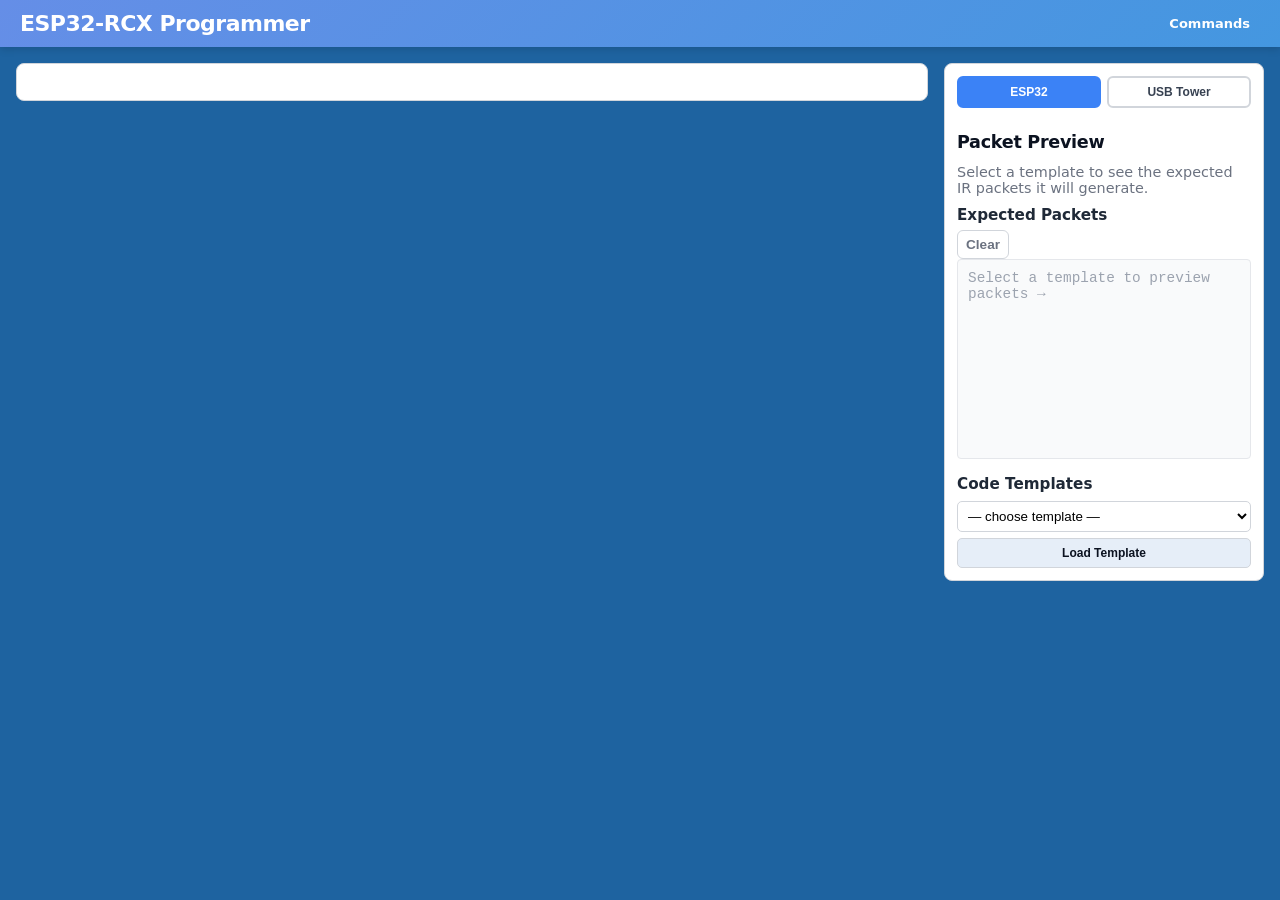
<file: index.html>
<!doctype html>
<html lang="en">
    <head>
        <meta charset="UTF-8" />
        <title>ESP32-RCX Programmer</title>
        <link rel="stylesheet" href="styles.css" />
        <link
            rel="stylesheet"
            href="https://pyscript.net/releases/2025.5.1/core.css"
        />
        <script
            type="module"
            src="https://pyscript.net/releases/2025.5.1/core.js"
        ></script>
        <script src="/mini-coi.js"></script>
    </head>
    <body>
        <script type="py" src="pyscript/main.py" config="pyscript.toml"></script>
        <script
            type="py"
            src="pyscript/control_panel.py"
            config="pyscript.toml"
        ></script>
        <header class="app-header">
            <div class="header-content">
                <h1>ESP32-RCX Programmer</h1>
                <nav class="header-nav">
                    <a href="#" class="header-link" id="open-commands-btn">Commands</a>
                </nav>
            </div>
        </header>

        <div class="container">
            <div class="rs232-area">
                <script
                    type="mpy-editor"
                    src="./pyscript/main.py"
                    config="./pyscript.toml"
                    env="su25"
                    setup
                ></script>
                <div id="all_things_rs232"></div>
            </div>

            <div class="control-panel">
                <!-- Mode toggle -->
                <div style="display:flex; gap:6px; margin-bottom:14px;">
                    <button id="mode-esp32-btn" onclick="setMode('esp32')" style="flex:1; padding:7px 0; border-radius:6px; border:2px solid #3b82f6; background:#3b82f6; color:white; font-weight:700; font-size:12px; cursor:pointer;">ESP32</button>
                    <button id="mode-tower-btn" onclick="setMode('usb_tower')" style="flex:1; padding:7px 0; border-radius:6px; border:2px solid var(--border); background:white; color:#374151; font-weight:700; font-size:12px; cursor:pointer;">USB Tower</button>
                </div>

                <!-- ESP32 panel -->
                <div id="panel-esp32">
                    <h3 style="margin-top: 0">Packet Preview</h3>
                    <p style="margin: 0 0 10px 0; font-size: 0.9rem; color: #6b7280;">
                        Select a template to see the expected IR packets it will
                        generate.
                    </p>
                    <div class="packet-stream-container">
                        <h4>Expected Packets</h4>
                        <button class="btn-clear">Clear</button>
                        <div
                            id="packet-stream"
                            style="background: #f9fafb; height: 200px; overflow-y: auto; padding: 10px; border-radius: 4px; border: 1px solid #e5e7eb;"
                        >
                            <div style="color: #9ca3af; font-size: 0.9rem">
                                Select a template to preview packets →
                            </div>
                        </div>
                    </div>
                    <div style="margin-top: 16px">
                        <h4 style="margin: 0 0 8px 0; font-size: 0.95rem">Code Templates</h4>
                        <select id="template-select" style="width:100%; padding:6px; border-radius:5px; border:1px solid var(--border); margin-bottom:6px; background:white;">
                            <option value="">— choose template —</option>
                            <option value="beep_test">Beep Test</option>
                            <option value="move_forward">Move Forward (2 s)</option>
                            <option value="drive_pattern">Drive Pattern</option>
                            <option value="motor_test">Motor A / B Test</option>
                            <option value="spin_turn">Spin Left &amp; Right</option>
                            <option value="square_pattern">Square Pattern</option>
                            <option value="acceleration">Speed Test</option>
                        </select>
                        <button id="btn-load-template" style="width:100%; padding:7px; background:var(--glass); border:1px solid var(--border); border-radius:5px; cursor:pointer; font-weight:600; font-size:12px;">
                            Load Template
                        </button>
                    </div>
                </div>

                <!-- USB Tower panel -->
                <div id="panel-usb-tower" style="display:none;">
                    <h3 style="margin-top:0;">USB Tower</h3>
                    <p style="margin:0 0 10px 0; font-size:0.85rem; color:#6b7280;">
                        Connect the LEGO USB IR Tower directly. Code runs in the
                        browser — use <code>await rcx.move()</code> syntax.
                    </p>

                    <!-- Connection -->
                    <div style="display:flex; align-items:center; gap:8px; margin-bottom:10px;">
                        <button id="usb-connect-btn" style="padding:7px 14px; background:#3b82f6; color:white; border:none; border-radius:6px; cursor:pointer; font-weight:600; font-size:12px;">
                            Connect Tower
                        </button>
                        <span id="usb-status" style="font-size:12px; color:#e74c3c; font-weight:600;">Not Connected</span>
                    </div>

                    <!-- Quick actions -->
                    <div style="display:flex; gap:6px; margin-bottom:12px;">
                        <button id="usb-ping-btn" style="flex:1; padding:5px; background:#f3f4f6; border:1px solid var(--border); border-radius:5px; cursor:pointer; font-size:11px; font-weight:600;">Ping</button>
                        <button id="usb-beep-btn" style="flex:1; padding:5px; background:#f3f4f6; border:1px solid var(--border); border-radius:5px; cursor:pointer; font-size:11px; font-weight:600;">Beep</button>
                        <button id="usb-stop-btn" style="flex:1; padding:5px; background:#fee2e2; border:1px solid #fca5a5; border-radius:5px; cursor:pointer; font-size:11px; font-weight:600; color:#dc2626;">Stop</button>
                    </div>

                    <!-- Templates -->
                    <div style="margin-bottom:10px;">
                        <h4 style="margin:0 0 6px 0; font-size:0.9rem;">Tower Templates</h4>
                        <select id="tower-template-select" style="width:100%; padding:6px; border-radius:5px; border:1px solid var(--border); margin-bottom:6px; background:white; font-size:12px;">
                            <option value="">— choose template —</option>
                            <option value="tower_beep">Beep Test</option>
                            <option value="tower_move_forward">Move Forward (2 s)</option>
                            <option value="tower_drive_pattern">Drive Pattern</option>
                            <option value="tower_motor_test">Motor A / B Test</option>
                            <option value="tower_spin_turn">Spin Left &amp; Right</option>
                            <option value="tower_square_pattern">Square Pattern</option>
                            <option value="tower_acceleration">Speed Test</option>
                        </select>
                        <button id="btn-load-tower-template" style="width:100%; padding:7px; background:var(--glass); border:1px solid var(--border); border-radius:5px; cursor:pointer; font-weight:600; font-size:12px;">
                            Load Template
                        </button>
                    </div>

                    <!-- Run button -->
                    <button id="usb-run-btn" style="width:100%; padding:9px; background:#10b981; color:white; border:none; border-radius:6px; cursor:pointer; font-weight:700; font-size:13px; margin-bottom:10px;">
                        Run on Tower
                    </button>

                    <!-- Output log -->
                    <h4 style="margin:0 0 4px 0; font-size:0.9rem;">Output</h4>
                    <div id="usb-log" style="background:#0f172a; color:#a3e635; font-family:'Courier New',monospace; font-size:11px; padding:8px; border-radius:6px; height:130px; overflow-y:auto;"></div>
                </div>
            </div>
        </div>
    <!-- USB Tower JS driver — all WebUSB calls stay on the main thread -->
    <script>
    (function () {
        class USBTowerJS {
            constructor() {
                this.device = null;
                this._outEndpoint = null;
                this._altSetting  = null;
            }

            get connected() { return this.device !== null; }

            // Returns a string describing the discovered endpoints for debugging
            _describeConfig() {
                if (!this.device || !this.device.configuration) return 'no config';
                return this.device.configuration.interfaces.map(iface =>
                    'iface ' + iface.interfaceNumber + ': ' +
                    iface.alternates.map(alt =>
                        'alt' + alt.alternateSetting + '[' +
                        alt.endpoints.map(ep =>
                            ep.direction + ep.endpointNumber + '(' + ep.type + ')'
                        ).join(',') + ']'
                    ).join(' ')
                ).join(' | ');
            }

            async connect() {
                this.device = await navigator.usb.requestDevice({
                    filters: [{ vendorId: 0x0694, productId: 0x0001 }]
                });
                await this.device.open();
                await this.device.selectConfiguration(1);

                // Discover which alternate setting has the OUT endpoint
                const iface = this.device.configuration.interfaces[0];
                let foundAlt = null, foundEp = null;
                for (const alt of iface.alternates) {
                    for (const ep of alt.endpoints) {
                        if (ep.direction === 'out') {
                            foundAlt = alt.alternateSetting;
                            foundEp  = ep.endpointNumber;
                            break;
                        }
                    }
                    if (foundAlt !== null) break;
                }
                if (foundAlt === null) {
                    throw new Error(
                        'No OUT endpoint found. Device config: ' + this._describeConfig()
                    );
                }
                this._altSetting  = foundAlt;
                this._outEndpoint = foundEp;
                console.log('[USB Tower] alt=' + foundAlt + ' ep=' + foundEp +
                            '  full config: ' + this._describeConfig());

                await this.device.claimInterface(0);
                await this.device.selectAlternateInterface(0, this._altSetting);

                // Reset
                await this.device.controlTransferOut({
                    requestType: 'vendor', recipient: 'device',
                    request: 0x02, value: 0, index: 0
                });
                await new Promise(r => setTimeout(r, 150));

                // Get version — wakes the tower
                await this.device.controlTransferIn({
                    requestType: 'vendor', recipient: 'device',
                    request: 0xFF, value: 0, index: 0
                }, 4);

                // Set TX speed: 2400 baud = value 8
                await this.device.controlTransferOut({
                    requestType: 'vendor', recipient: 'device',
                    request: 0x01, value: 8, index: 0
                });

                // Set RX speed: 2400 baud = value 8
                await this.device.controlTransferOut({
                    requestType: 'vendor', recipient: 'device',
                    request: 0x00, value: 8, index: 0
                });

                return 'alt=' + foundAlt + ' ep=' + foundEp;
            }

            async sendPacket(byteArray) {
                if (!this.device) throw new Error('USB Tower not connected');
                const buf = new Uint8Array(Array.from(byteArray));
                const result = await this.device.transferOut(this._outEndpoint, buf);
                if (result.status !== 'ok') {
                    throw new Error('transferOut status: ' + result.status);
                }
            }

            async disconnect() {
                if (this.device) {
                    try {
                        await this.device.releaseInterface(0);
                        await this.device.close();
                    } catch (_) {}
                    this.device = null;
                    this._outEndpoint = null;
                    this._altSetting  = null;
                }
            }
        }

        window.usbTower = new USBTowerJS();
    })();
    </script>

    <!-- Commands modal -->
    <div id="commands-modal" style="display:none; position:fixed; inset:0; z-index:1000; background:rgba(0,0,0,0.5);">
        <div style="position:absolute; inset:0; display:flex; flex-direction:column; margin:24px; background:#fff; border-radius:8px; overflow:hidden; box-shadow:0 8px 32px rgba(0,0,0,0.3);">
            <div style="display:flex; align-items:center; justify-content:space-between; padding:12px 20px; border-bottom:1px solid #e5e7eb; flex-shrink:0;">
                <strong>RCX Library Reference</strong>
                <button id="close-commands-btn" style="font-size:1.2rem; background:none; border:none; cursor:pointer; color:#6b7280; padding:4px 8px;">✕</button>
            </div>
            <iframe src="commands.html" style="flex:1; border:none; width:100%;"></iframe>
        </div>
    </div>
    <script>
        function setMode(mode) {
            var esp32Panel = document.getElementById('panel-esp32');
            var towerPanel = document.getElementById('panel-usb-tower');
            var esp32Btn   = document.getElementById('mode-esp32-btn');
            var towerBtn   = document.getElementById('mode-tower-btn');
            if (mode === 'esp32') {
                esp32Panel.style.display = '';
                towerPanel.style.display = 'none';
                esp32Btn.style.background = '#3b82f6';
                esp32Btn.style.color = 'white';
                esp32Btn.style.borderColor = '#3b82f6';
                towerBtn.style.background = 'white';
                towerBtn.style.color = '#374151';
                towerBtn.style.borderColor = 'var(--border)';
            } else {
                esp32Panel.style.display = 'none';
                towerPanel.style.display = '';
                towerBtn.style.background = '#3b82f6';
                towerBtn.style.color = 'white';
                towerBtn.style.borderColor = '#3b82f6';
                esp32Btn.style.background = 'white';
                esp32Btn.style.color = '#374151';
                esp32Btn.style.borderColor = 'var(--border)';
            }
            window._currentMode = mode;
        }
        window._currentMode = 'esp32';

        document.getElementById('open-commands-btn').addEventListener('click', function(e) {
            e.preventDefault();
            document.getElementById('commands-modal').style.display = 'block';
        });
        document.getElementById('close-commands-btn').addEventListener('click', function() {
            document.getElementById('commands-modal').style.display = 'none';
        });
        document.getElementById('commands-modal').addEventListener('click', function(e) {
            if (e.target === this) this.style.display = 'none';
        });
    </script>
    </body>
</html>
</file>
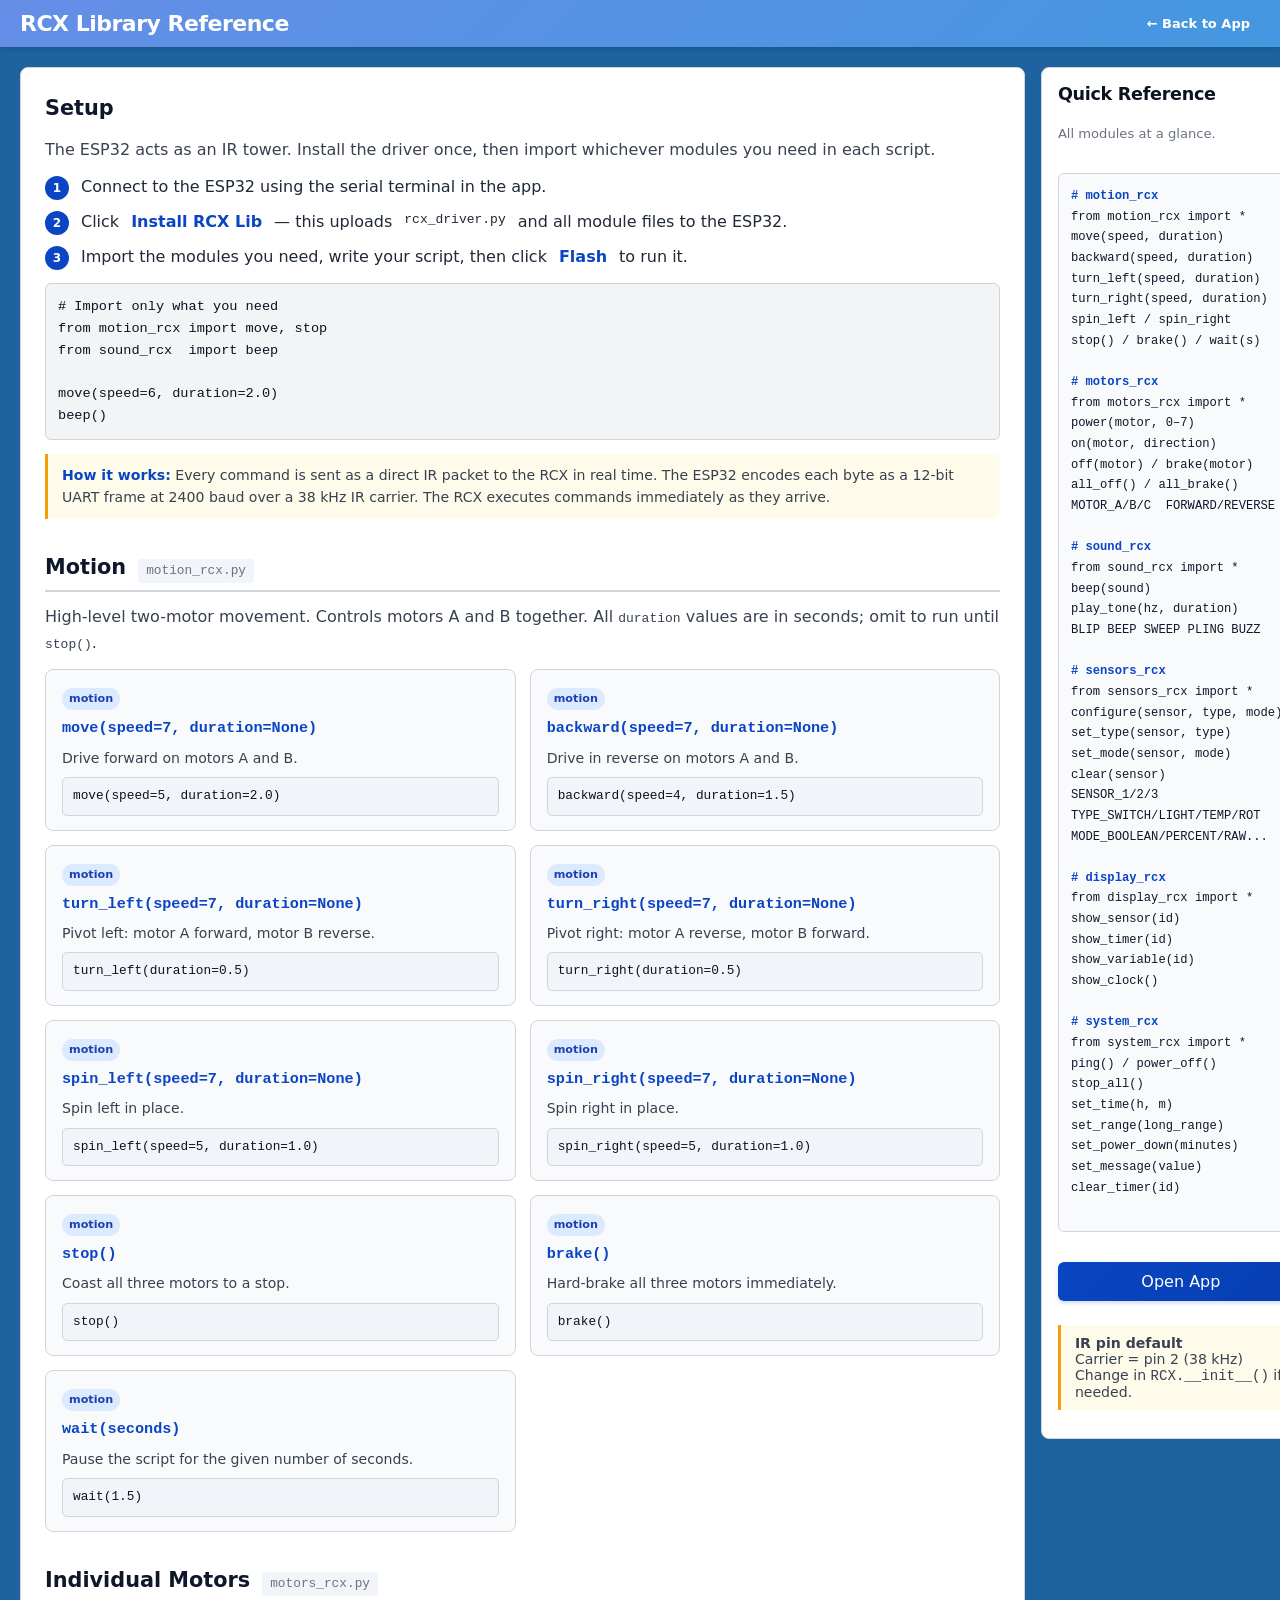
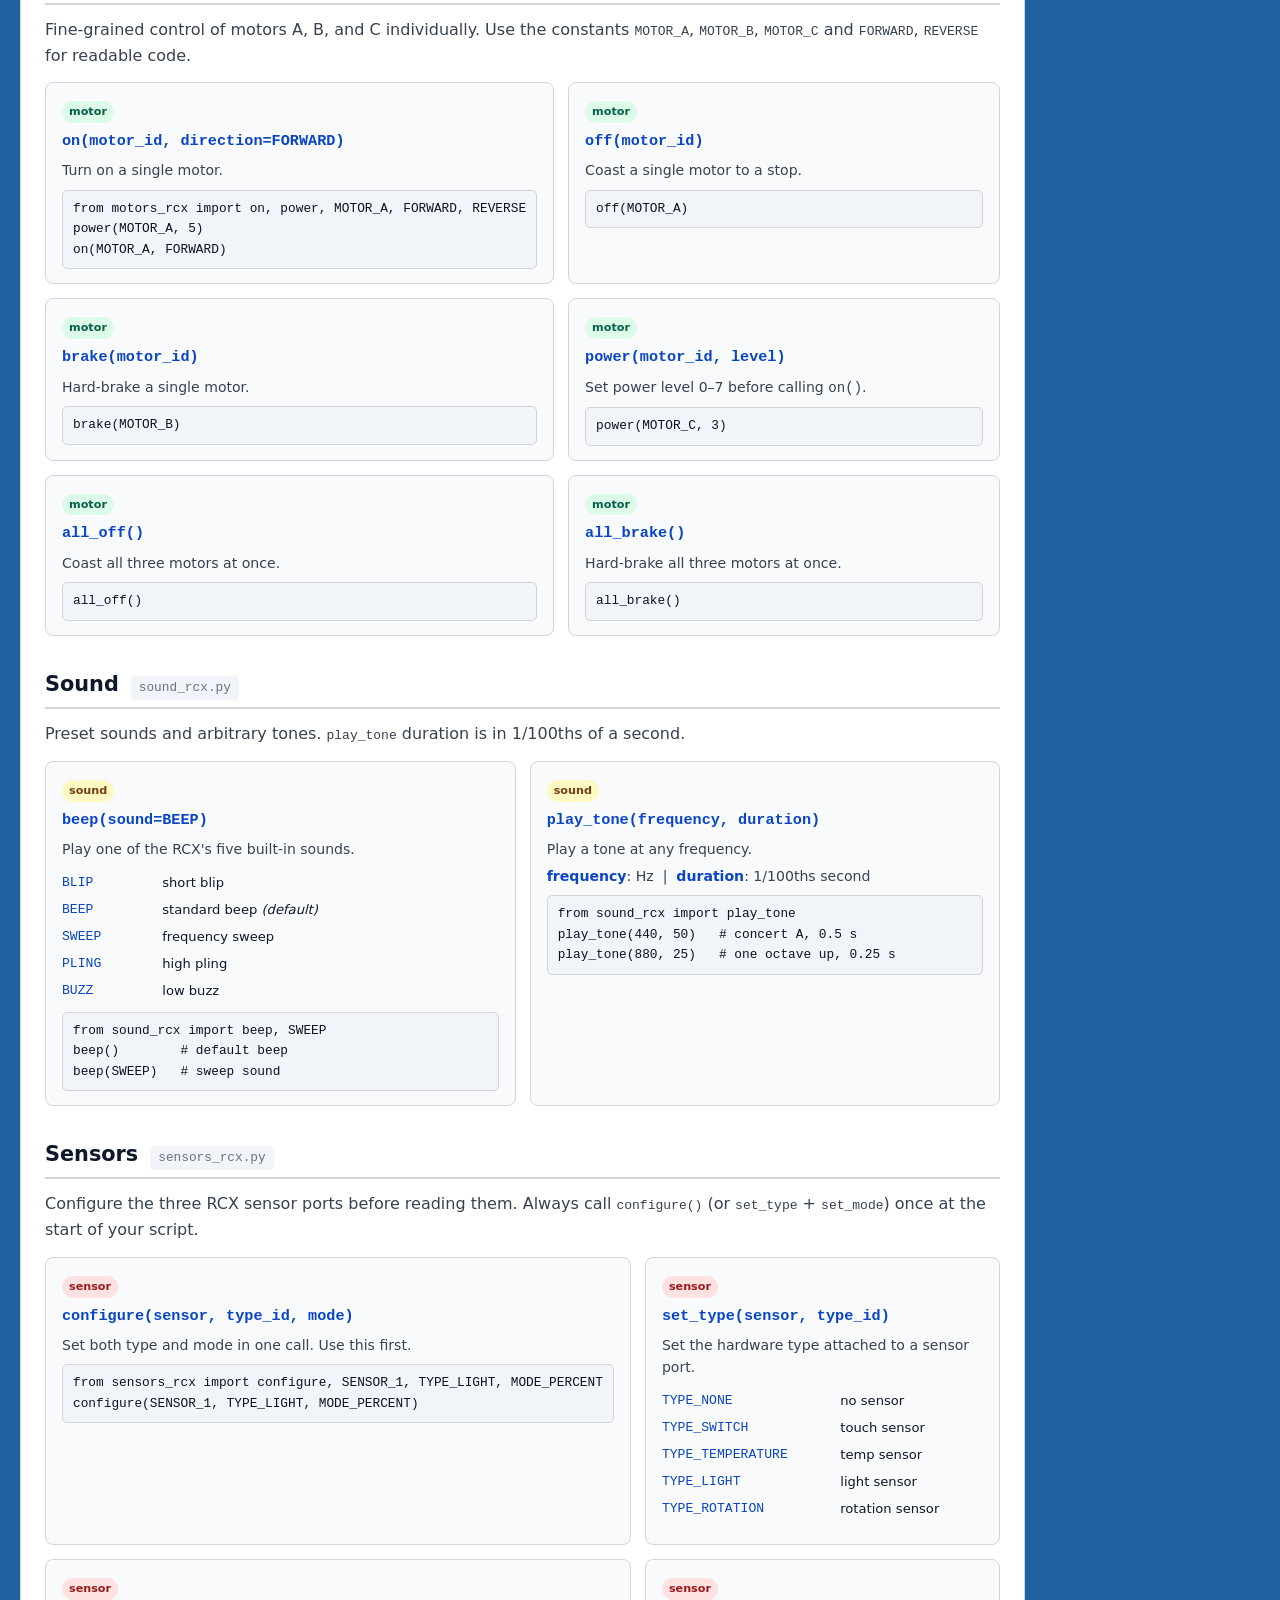
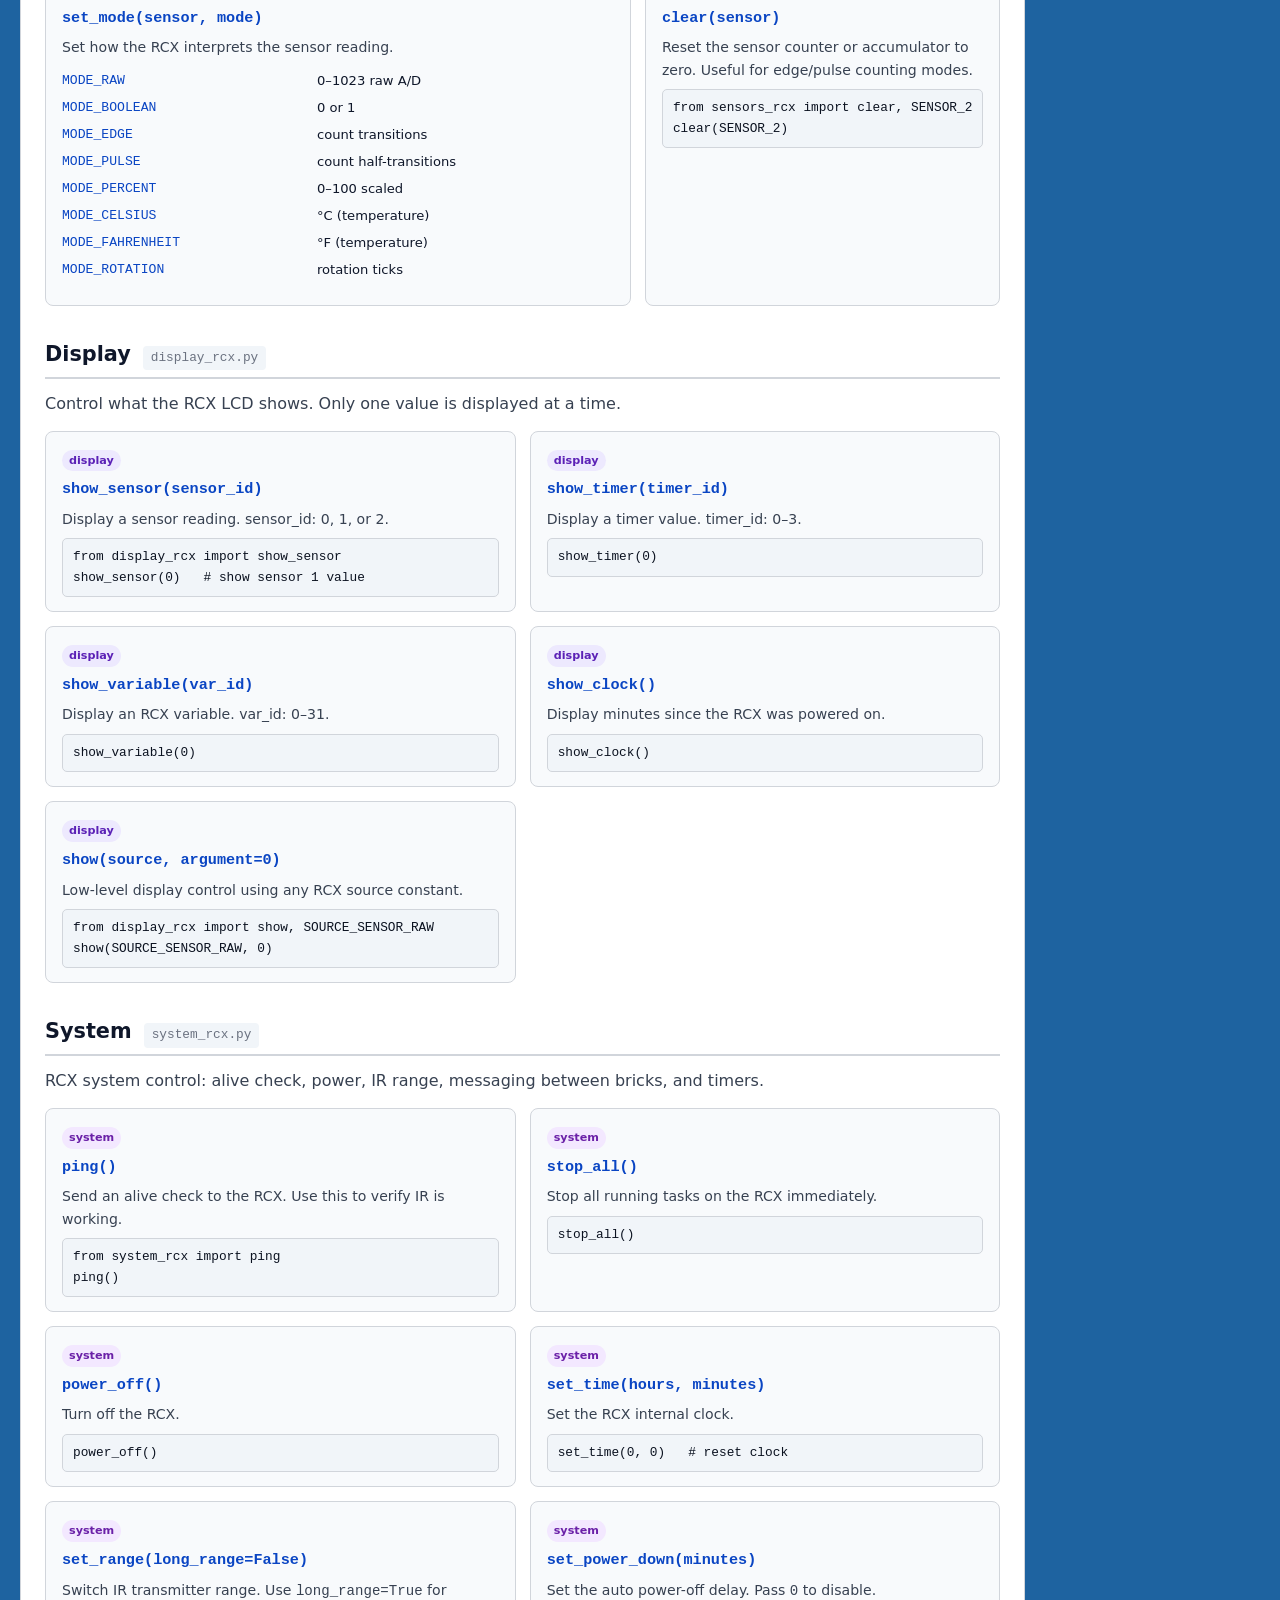
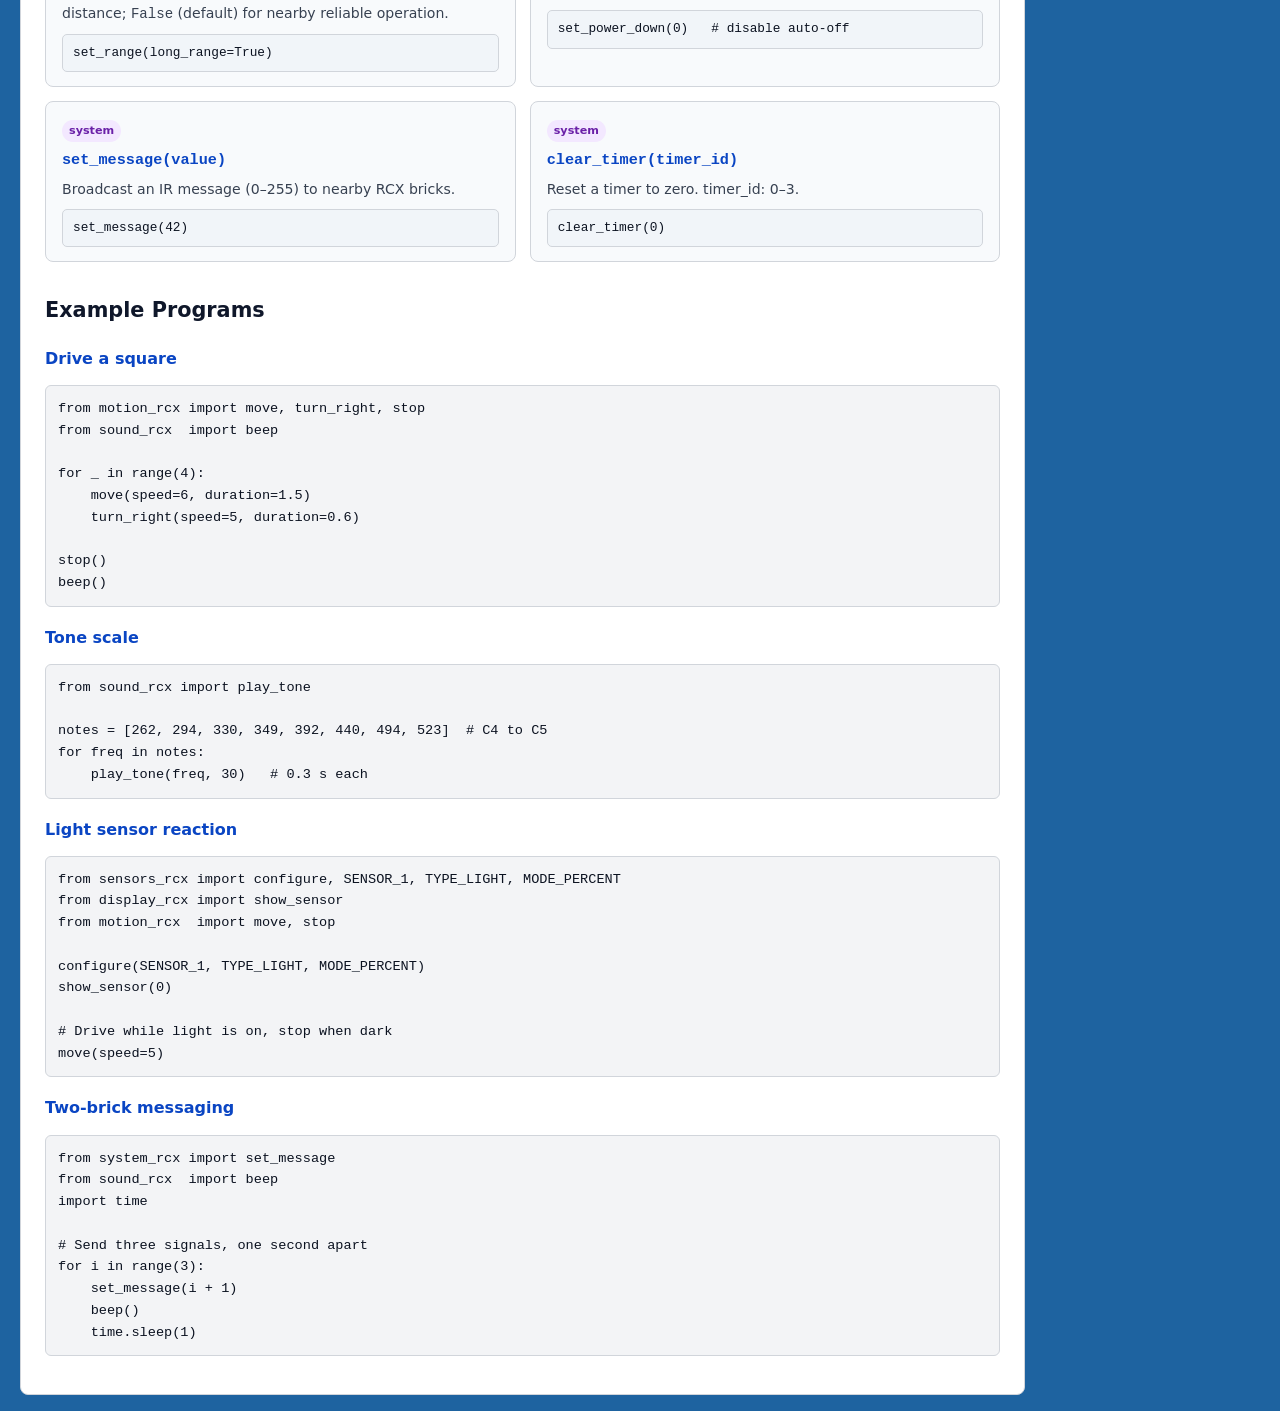
<file: commands.html>
<!doctype html>
<html lang="en">
    <head>
        <meta charset="utf-8" />
        <title>RCX Command Reference</title>
        <link rel="stylesheet" href="styles.css" />
        <style>
            html, body { overflow: auto; height: auto; background: var(--bg); }
            .container {
                display: grid;
                grid-template-columns: 1fr 280px;
                gap: 16px;
                padding: 20px;
                max-width: 1200px;
            }
            .control-panel {
                background: white;
                border: 1px solid var(--border);
                border-radius: var(--radius);
                padding: 16px;
                position: sticky;
                top: 20px;
                align-self: start;
            }
            .cmd-grid {
                display: grid;
                grid-template-columns: 1fr 1fr;
                gap: 14px;
                margin: 14px 0;
            }
            @media (max-width: 700px) { .cmd-grid { grid-template-columns: 1fr; } }
            .cmd-card {
                background: #f8fafc;
                border: 1px solid var(--border);
                border-radius: 8px;
                padding: 14px 16px;
            }
            .cmd-card .sig {
                font-family: "Courier New", monospace;
                font-size: 0.95rem;
                color: var(--accent);
                font-weight: 700;
                margin-bottom: 6px;
            }
            .cmd-card p { margin: 4px 0; font-size: 0.88rem; color: #374151; }
            .cmd-card pre {
                margin: 8px 0 0;
                font-size: 0.8rem;
                background: #f1f5f9;
                border: 1px solid var(--border);
                border-radius: 5px;
                padding: 8px 10px;
            }
            .tag {
                display: inline-block;
                font-size: 0.7rem;
                font-weight: 700;
                padding: 2px 7px;
                border-radius: 20px;
                margin-bottom: 6px;
            }
            .tag-motion  { background: #dbeafe; color: #1e40af; }
            .tag-motor   { background: #dcfce7; color: #065f46; }
            .tag-sound   { background: #fef9c3; color: #713f12; }
            .tag-sensor  { background: #fee2e2; color: #991b1b; }
            .tag-display { background: #ede9fe; color: #5b21b6; }
            .tag-system  { background: #f3e8ff; color: #6b21a8; }
            .tag-util    { background: #e0f2fe; color: #075985; }
            .module-header {
                display: flex;
                align-items: baseline;
                gap: 12px;
                margin-top: 32px;
                margin-bottom: 4px;
                border-bottom: 2px solid var(--border);
                padding-bottom: 6px;
            }
            .module-header h3 { margin: 0; }
            .module-file {
                font-family: "Courier New", monospace;
                font-size: 0.8rem;
                color: var(--muted);
                background: #f1f5f9;
                padding: 2px 8px;
                border-radius: 4px;
            }
            .steps { counter-reset: step; list-style: none; padding: 0; margin: 12px 0; }
            .steps li {
                counter-increment: step;
                display: flex;
                gap: 12px;
                margin-bottom: 10px;
                align-items: flex-start;
            }
            .steps li::before {
                content: counter(step);
                min-width: 24px; height: 24px;
                background: var(--accent); color: white;
                border-radius: 50%;
                display: flex; align-items: center; justify-content: center;
                font-size: 0.75rem; font-weight: 700;
                flex-shrink: 0; margin-top: 1px;
            }
            .note {
                background: #fffbeb;
                border-left: 3px solid #f59e0b;
                padding: 10px 14px;
                border-radius: 0 6px 6px 0;
                font-size: 0.88rem;
                color: #374151;
                margin: 12px 0;
            }
            .const-table { font-size: 0.82rem; width: 100%; border-collapse: collapse; margin: 8px 0; }
            .const-table td { padding: 3px 10px 3px 0; }
            .const-table td:first-child { font-family: "Courier New", monospace; color: var(--accent); }
        </style>
    </head>
    <body>
        <header class="app-header">
            <div class="header-content">
                <h1>RCX Library Reference</h1>
                <nav class="header-nav">
                    <a href="index.html" class="header-link">← Back to App</a>
                </nav>
            </div>
        </header>

        <div class="container">
            <!-- ── Left: main docs ─────────────────────────────────────── -->
            <div class="editor-section">

                <!-- SETUP -->
                <h3>Setup</h3>
                <p>
                    The ESP32 acts as an IR tower. Install the driver once,
                    then import whichever modules you need in each script.
                </p>
                <ol class="steps">
                    <li>Connect to the ESP32 using the serial terminal in the app.</li>
                    <li>Click <b>Install RCX Lib</b> — this uploads <code>rcx_driver.py</code> and all module files to the ESP32.</li>
                    <li>Import the modules you need, write your script, then click <b>Flash</b> to run it.</li>
                </ol>
                <pre>
# Import only what you need
from motion_rcx import move, stop
from sound_rcx  import beep

move(speed=6, duration=2.0)
beep()</pre>

                <div class="note">
                    <b>How it works:</b> Every command is sent as a direct IR packet to the RCX in real time.
                    The ESP32 encodes each byte as a 12-bit UART frame at 2400 baud over a 38 kHz IR carrier.
                    The RCX executes commands immediately as they arrive.
                </div>

                <!-- ── motion_rcx ───────────────────────────────────────── -->
                <div class="module-header">
                    <h3>Motion</h3>
                    <span class="module-file">motion_rcx.py</span>
                </div>
                <p>High-level two-motor movement. Controls motors A and B together. All <code>duration</code> values are in seconds; omit to run until <code>stop()</code>.</p>

                <div class="cmd-grid">
                    <div class="cmd-card">
                        <div class="tag tag-motion">motion</div>
                        <div class="sig">move(speed=7, duration=None)</div>
                        <p>Drive forward on motors A and B.</p>
                        <pre>move(speed=5, duration=2.0)</pre>
                    </div>
                    <div class="cmd-card">
                        <div class="tag tag-motion">motion</div>
                        <div class="sig">backward(speed=7, duration=None)</div>
                        <p>Drive in reverse on motors A and B.</p>
                        <pre>backward(speed=4, duration=1.5)</pre>
                    </div>
                    <div class="cmd-card">
                        <div class="tag tag-motion">motion</div>
                        <div class="sig">turn_left(speed=7, duration=None)</div>
                        <p>Pivot left: motor A forward, motor B reverse.</p>
                        <pre>turn_left(duration=0.5)</pre>
                    </div>
                    <div class="cmd-card">
                        <div class="tag tag-motion">motion</div>
                        <div class="sig">turn_right(speed=7, duration=None)</div>
                        <p>Pivot right: motor A reverse, motor B forward.</p>
                        <pre>turn_right(duration=0.5)</pre>
                    </div>
                    <div class="cmd-card">
                        <div class="tag tag-motion">motion</div>
                        <div class="sig">spin_left(speed=7, duration=None)</div>
                        <p>Spin left in place.</p>
                        <pre>spin_left(speed=5, duration=1.0)</pre>
                    </div>
                    <div class="cmd-card">
                        <div class="tag tag-motion">motion</div>
                        <div class="sig">spin_right(speed=7, duration=None)</div>
                        <p>Spin right in place.</p>
                        <pre>spin_right(speed=5, duration=1.0)</pre>
                    </div>
                    <div class="cmd-card">
                        <div class="tag tag-motion">motion</div>
                        <div class="sig">stop()</div>
                        <p>Coast all three motors to a stop.</p>
                        <pre>stop()</pre>
                    </div>
                    <div class="cmd-card">
                        <div class="tag tag-motion">motion</div>
                        <div class="sig">brake()</div>
                        <p>Hard-brake all three motors immediately.</p>
                        <pre>brake()</pre>
                    </div>
                    <div class="cmd-card">
                        <div class="tag tag-motion">motion</div>
                        <div class="sig">wait(seconds)</div>
                        <p>Pause the script for the given number of seconds.</p>
                        <pre>wait(1.5)</pre>
                    </div>
                </div>

                <!-- ── motors_rcx ───────────────────────────────────────── -->
                <div class="module-header">
                    <h3>Individual Motors</h3>
                    <span class="module-file">motors_rcx.py</span>
                </div>
                <p>
                    Fine-grained control of motors A, B, and C individually.
                    Use the constants <code>MOTOR_A</code>, <code>MOTOR_B</code>, <code>MOTOR_C</code>
                    and <code>FORWARD</code>, <code>REVERSE</code> for readable code.
                </p>

                <div class="cmd-grid">
                    <div class="cmd-card">
                        <div class="tag tag-motor">motor</div>
                        <div class="sig">on(motor_id, direction=FORWARD)</div>
                        <p>Turn on a single motor.</p>
                        <pre>
from motors_rcx import on, power, MOTOR_A, FORWARD, REVERSE
power(MOTOR_A, 5)
on(MOTOR_A, FORWARD)</pre>
                    </div>
                    <div class="cmd-card">
                        <div class="tag tag-motor">motor</div>
                        <div class="sig">off(motor_id)</div>
                        <p>Coast a single motor to a stop.</p>
                        <pre>off(MOTOR_A)</pre>
                    </div>
                    <div class="cmd-card">
                        <div class="tag tag-motor">motor</div>
                        <div class="sig">brake(motor_id)</div>
                        <p>Hard-brake a single motor.</p>
                        <pre>brake(MOTOR_B)</pre>
                    </div>
                    <div class="cmd-card">
                        <div class="tag tag-motor">motor</div>
                        <div class="sig">power(motor_id, level)</div>
                        <p>Set power level 0–7 before calling <code>on()</code>.</p>
                        <pre>power(MOTOR_C, 3)</pre>
                    </div>
                    <div class="cmd-card">
                        <div class="tag tag-motor">motor</div>
                        <div class="sig">all_off()</div>
                        <p>Coast all three motors at once.</p>
                        <pre>all_off()</pre>
                    </div>
                    <div class="cmd-card">
                        <div class="tag tag-motor">motor</div>
                        <div class="sig">all_brake()</div>
                        <p>Hard-brake all three motors at once.</p>
                        <pre>all_brake()</pre>
                    </div>
                </div>

                <!-- ── sound_rcx ────────────────────────────────────────── -->
                <div class="module-header">
                    <h3>Sound</h3>
                    <span class="module-file">sound_rcx.py</span>
                </div>
                <p>Preset sounds and arbitrary tones. <code>play_tone</code> duration is in 1/100ths of a second.</p>

                <div class="cmd-grid">
                    <div class="cmd-card">
                        <div class="tag tag-sound">sound</div>
                        <div class="sig">beep(sound=BEEP)</div>
                        <p>Play one of the RCX's five built-in sounds.</p>
                        <table class="const-table">
                            <tr><td>BLIP</td><td>short blip</td></tr>
                            <tr><td>BEEP</td><td>standard beep <em>(default)</em></td></tr>
                            <tr><td>SWEEP</td><td>frequency sweep</td></tr>
                            <tr><td>PLING</td><td>high pling</td></tr>
                            <tr><td>BUZZ</td><td>low buzz</td></tr>
                        </table>
                        <pre>
from sound_rcx import beep, SWEEP
beep()        # default beep
beep(SWEEP)   # sweep sound</pre>
                    </div>
                    <div class="cmd-card">
                        <div class="tag tag-sound">sound</div>
                        <div class="sig">play_tone(frequency, duration)</div>
                        <p>Play a tone at any frequency.</p>
                        <p><b>frequency</b>: Hz &nbsp;|&nbsp; <b>duration</b>: 1/100ths second</p>
                        <pre>
from sound_rcx import play_tone
play_tone(440, 50)   # concert A, 0.5 s
play_tone(880, 25)   # one octave up, 0.25 s</pre>
                    </div>
                </div>

                <!-- ── sensors_rcx ──────────────────────────────────────── -->
                <div class="module-header">
                    <h3>Sensors</h3>
                    <span class="module-file">sensors_rcx.py</span>
                </div>
                <p>
                    Configure the three RCX sensor ports before reading them.
                    Always call <code>configure()</code> (or <code>set_type</code> + <code>set_mode</code>)
                    once at the start of your script.
                </p>

                <div class="cmd-grid">
                    <div class="cmd-card">
                        <div class="tag tag-sensor">sensor</div>
                        <div class="sig">configure(sensor, type_id, mode)</div>
                        <p>Set both type and mode in one call. Use this first.</p>
                        <pre>
from sensors_rcx import configure, SENSOR_1, TYPE_LIGHT, MODE_PERCENT
configure(SENSOR_1, TYPE_LIGHT, MODE_PERCENT)</pre>
                    </div>
                    <div class="cmd-card">
                        <div class="tag tag-sensor">sensor</div>
                        <div class="sig">set_type(sensor, type_id)</div>
                        <p>Set the hardware type attached to a sensor port.</p>
                        <table class="const-table">
                            <tr><td>TYPE_NONE</td><td>no sensor</td></tr>
                            <tr><td>TYPE_SWITCH</td><td>touch sensor</td></tr>
                            <tr><td>TYPE_TEMPERATURE</td><td>temp sensor</td></tr>
                            <tr><td>TYPE_LIGHT</td><td>light sensor</td></tr>
                            <tr><td>TYPE_ROTATION</td><td>rotation sensor</td></tr>
                        </table>
                    </div>
                    <div class="cmd-card">
                        <div class="tag tag-sensor">sensor</div>
                        <div class="sig">set_mode(sensor, mode)</div>
                        <p>Set how the RCX interprets the sensor reading.</p>
                        <table class="const-table">
                            <tr><td>MODE_RAW</td><td>0–1023 raw A/D</td></tr>
                            <tr><td>MODE_BOOLEAN</td><td>0 or 1</td></tr>
                            <tr><td>MODE_EDGE</td><td>count transitions</td></tr>
                            <tr><td>MODE_PULSE</td><td>count half-transitions</td></tr>
                            <tr><td>MODE_PERCENT</td><td>0–100 scaled</td></tr>
                            <tr><td>MODE_CELSIUS</td><td>°C (temperature)</td></tr>
                            <tr><td>MODE_FAHRENHEIT</td><td>°F (temperature)</td></tr>
                            <tr><td>MODE_ROTATION</td><td>rotation ticks</td></tr>
                        </table>
                    </div>
                    <div class="cmd-card">
                        <div class="tag tag-sensor">sensor</div>
                        <div class="sig">clear(sensor)</div>
                        <p>Reset the sensor counter or accumulator to zero. Useful for edge/pulse counting modes.</p>
                        <pre>
from sensors_rcx import clear, SENSOR_2
clear(SENSOR_2)</pre>
                    </div>
                </div>

                <!-- ── display_rcx ──────────────────────────────────────── -->
                <div class="module-header">
                    <h3>Display</h3>
                    <span class="module-file">display_rcx.py</span>
                </div>
                <p>Control what the RCX LCD shows. Only one value is displayed at a time.</p>

                <div class="cmd-grid">
                    <div class="cmd-card">
                        <div class="tag tag-display">display</div>
                        <div class="sig">show_sensor(sensor_id)</div>
                        <p>Display a sensor reading. sensor_id: 0, 1, or 2.</p>
                        <pre>
from display_rcx import show_sensor
show_sensor(0)   # show sensor 1 value</pre>
                    </div>
                    <div class="cmd-card">
                        <div class="tag tag-display">display</div>
                        <div class="sig">show_timer(timer_id)</div>
                        <p>Display a timer value. timer_id: 0–3.</p>
                        <pre>show_timer(0)</pre>
                    </div>
                    <div class="cmd-card">
                        <div class="tag tag-display">display</div>
                        <div class="sig">show_variable(var_id)</div>
                        <p>Display an RCX variable. var_id: 0–31.</p>
                        <pre>show_variable(0)</pre>
                    </div>
                    <div class="cmd-card">
                        <div class="tag tag-display">display</div>
                        <div class="sig">show_clock()</div>
                        <p>Display minutes since the RCX was powered on.</p>
                        <pre>show_clock()</pre>
                    </div>
                    <div class="cmd-card">
                        <div class="tag tag-display">display</div>
                        <div class="sig">show(source, argument=0)</div>
                        <p>Low-level display control using any RCX source constant.</p>
                        <pre>
from display_rcx import show, SOURCE_SENSOR_RAW
show(SOURCE_SENSOR_RAW, 0)</pre>
                    </div>
                </div>

                <!-- ── system_rcx ───────────────────────────────────────── -->
                <div class="module-header">
                    <h3>System</h3>
                    <span class="module-file">system_rcx.py</span>
                </div>
                <p>RCX system control: alive check, power, IR range, messaging between bricks, and timers.</p>

                <div class="cmd-grid">
                    <div class="cmd-card">
                        <div class="tag tag-system">system</div>
                        <div class="sig">ping()</div>
                        <p>Send an alive check to the RCX. Use this to verify IR is working.</p>
                        <pre>
from system_rcx import ping
ping()</pre>
                    </div>
                    <div class="cmd-card">
                        <div class="tag tag-system">system</div>
                        <div class="sig">stop_all()</div>
                        <p>Stop all running tasks on the RCX immediately.</p>
                        <pre>stop_all()</pre>
                    </div>
                    <div class="cmd-card">
                        <div class="tag tag-system">system</div>
                        <div class="sig">power_off()</div>
                        <p>Turn off the RCX.</p>
                        <pre>power_off()</pre>
                    </div>
                    <div class="cmd-card">
                        <div class="tag tag-system">system</div>
                        <div class="sig">set_time(hours, minutes)</div>
                        <p>Set the RCX internal clock.</p>
                        <pre>set_time(0, 0)   # reset clock</pre>
                    </div>
                    <div class="cmd-card">
                        <div class="tag tag-system">system</div>
                        <div class="sig">set_range(long_range=False)</div>
                        <p>Switch IR transmitter range. Use <code>long_range=True</code> for distance; <code>False</code> (default) for nearby reliable operation.</p>
                        <pre>set_range(long_range=True)</pre>
                    </div>
                    <div class="cmd-card">
                        <div class="tag tag-system">system</div>
                        <div class="sig">set_power_down(minutes)</div>
                        <p>Set the auto power-off delay. Pass <code>0</code> to disable.</p>
                        <pre>set_power_down(0)   # disable auto-off</pre>
                    </div>
                    <div class="cmd-card">
                        <div class="tag tag-system">system</div>
                        <div class="sig">set_message(value)</div>
                        <p>Broadcast an IR message (0–255) to nearby RCX bricks.</p>
                        <pre>set_message(42)</pre>
                    </div>
                    <div class="cmd-card">
                        <div class="tag tag-system">system</div>
                        <div class="sig">clear_timer(timer_id)</div>
                        <p>Reset a timer to zero. timer_id: 0–3.</p>
                        <pre>clear_timer(0)</pre>
                    </div>
                </div>

                <!-- ── EXAMPLES ─────────────────────────────────────────── -->
                <h3 style="margin-top: 32px">Example Programs</h3>

                <h4>Drive a square</h4>
                <pre>
from motion_rcx import move, turn_right, stop
from sound_rcx  import beep

for _ in range(4):
    move(speed=6, duration=1.5)
    turn_right(speed=5, duration=0.6)

stop()
beep()</pre>

                <h4>Tone scale</h4>
                <pre>
from sound_rcx import play_tone

notes = [262, 294, 330, 349, 392, 440, 494, 523]  # C4 to C5
for freq in notes:
    play_tone(freq, 30)   # 0.3 s each</pre>

                <h4>Light sensor reaction</h4>
                <pre>
from sensors_rcx import configure, SENSOR_1, TYPE_LIGHT, MODE_PERCENT
from display_rcx import show_sensor
from motion_rcx  import move, stop

configure(SENSOR_1, TYPE_LIGHT, MODE_PERCENT)
show_sensor(0)

# Drive while light is on, stop when dark
move(speed=5)</pre>

                <h4>Two-brick messaging</h4>
                <pre>
from system_rcx import set_message
from sound_rcx  import beep
import time

# Send three signals, one second apart
for i in range(3):
    set_message(i + 1)
    beep()
    time.sleep(1)</pre>

            </div>

            <!-- ── Right: quick-ref ───────────────────────────────────── -->
            <div class="control-panel">
                <h3 style="margin-top: 0">Quick Reference</h3>
                <p style="font-size: 0.82rem; color: var(--muted); margin: 0 0 10px">All modules at a glance.</p>

                <pre style="font-size: 0.76rem; line-height: 1.7; background: #f8fafc; border: 1px solid var(--border); border-radius: 6px; padding: 12px; overflow-x: auto;">
<b style="color:var(--accent)"># motion_rcx</b>
from motion_rcx import *
move(speed, duration)
backward(speed, duration)
turn_left(speed, duration)
turn_right(speed, duration)
spin_left / spin_right
stop() / brake() / wait(s)

<b style="color:var(--accent)"># motors_rcx</b>
from motors_rcx import *
power(motor, 0–7)
on(motor, direction)
off(motor) / brake(motor)
all_off() / all_brake()
MOTOR_A/B/C  FORWARD/REVERSE

<b style="color:var(--accent)"># sound_rcx</b>
from sound_rcx import *
beep(sound)
play_tone(hz, duration)
BLIP BEEP SWEEP PLING BUZZ

<b style="color:var(--accent)"># sensors_rcx</b>
from sensors_rcx import *
configure(sensor, type, mode)
set_type(sensor, type)
set_mode(sensor, mode)
clear(sensor)
SENSOR_1/2/3
TYPE_SWITCH/LIGHT/TEMP/ROT
MODE_BOOLEAN/PERCENT/RAW...

<b style="color:var(--accent)"># display_rcx</b>
from display_rcx import *
show_sensor(id)
show_timer(id)
show_variable(id)
show_clock()

<b style="color:var(--accent)"># system_rcx</b>
from system_rcx import *
ping() / power_off()
stop_all()
set_time(h, m)
set_range(long_range)
set_power_down(minutes)
set_message(value)
clear_timer(id)
                </pre>

                <a href="index.html" class="btn-connect"
                   style="display:block; text-align:center; text-decoration:none; padding:10px; border-radius:6px; margin-top:8px;">
                    Open App
                </a>

                <div class="note" style="margin-top: 14px">
                    <b>IR pin default</b><br />
                    Carrier = pin 2 (38 kHz)<br />
                    Change in <code>RCX.__init__()</code> if needed.
                </div>
            </div>
        </div>
    </body>
</html>
</file>
<file: styles.css>
/* simplified, colorful, easy-to-navigate styles */

:root {
    --bg: #1e63a0;
    --panel: #ffffff;
    --muted: #6b7280;
    --accent: #0a45c3;
    --accent-2: #10b981;
    --danger: #ef4444;
    --glass: #e6eef8;
    --border: #d1d5db;
    --radius: 8px;
}

* {
    box-sizing: border-box;
}
body {
    margin: 0;
    font-family:
        Inter,
        "Segoe UI",
        Roboto,
        system-ui,
        -apple-system,
        "Helvetica Neue",
        Arial;
    background: var(--bg);
    color: #0f172a;
    padding: 0;
}

/* ── App header ─────────────────────────────────────────────────────────── */
.app-header {
    background: linear-gradient(135deg, #658ee7 0%, #4497e0 100%);
    box-shadow: 0 2px 8px rgba(0, 0, 0, 0.15);
}
.header-content {
    display: flex;
    justify-content: space-between;
    align-items: center;
    padding: 10px 20px;
}
.app-header h1 {
    margin: 0;
    font-size: 22px;
    color: white;
    font-weight: 700;
    letter-spacing: -0.5px;
}
.header-nav {
    display: flex;
    gap: 14px;
    align-items: center;
}
.header-link {
    color: white;
    text-decoration: none;
    font-weight: 600;
    font-size: 13px;
    padding: 6px 10px;
    border-radius: 6px;
    transition: background 0.15s;
}
.header-link:hover {
    background: rgba(255, 255, 255, 0.15);
}

/* ── Layout ────────────────────────────────────────────────────────────── */
.container {
    display: grid;
    grid-template-columns: 1fr 320px;
    gap: 16px;
    align-items: start;
    padding: 16px;
}

/* ── Panels ────────────────────────────────────────────────────────────── */
.rs232-area,
.control-panel {
    background: var(--panel);
    border: 1px solid var(--border);
    border-radius: var(--radius);
    padding: 12px;
}

.control-panel {
    display: flex;
    flex-direction: column;
    gap: 10px;
}

.rs232-area h3,
.control-panel h3 {
    margin: 0 0 12px 0;
    font-size: 1.1rem;
    color: #0b1220;
    font-weight: 700;
    letter-spacing: -0.3px;
}

.rs232-area h4,
.control-panel h4 {
    margin: 12px 0 8px 0;
    font-size: 0.95rem;
    color: #1f2937;
    font-weight: 600;
}

/* Packet visualizer */
.packet-stream-container h4 {
    margin: 0 0 6px 0;
    font-size: 0.95rem;
}
#packet-stream {
    background: linear-gradient(180deg, #ffffff, #fbfdff);
    height: 130px;
    overflow-y: auto;
    padding: 10px;
    border: 1px dashed var(--border);
    border-radius: 6px;
    font-family: "Courier New", monospace;
    color: #0b1220;
    font-size: 0.9rem;
}

/* Buttons - simple and colorful */
button {
    padding: 8px 10px;
    border-radius: 6px;
    border: 1px solid transparent;
    font-weight: 600;
    cursor: pointer;
    background: var(--glass);
    color: #0b1220;
    transition:
        transform 0.08s ease,
        opacity 0.1s ease,
        box-shadow 0.1s ease;
    font-size: 0.9rem;
}
button:hover {
    transform: translateY(-1px);
    box-shadow: 0 2px 4px rgba(0, 0, 0, 0.1);
}
button:active {
    transform: translateY(0px);
}

.btn-connect {
    background: linear-gradient(135deg, var(--accent) 0%, #063fb2 100%);
    color: white;
    box-shadow: 0 2px 4px rgba(10, 69, 195, 0.2);
}
.btn-connect:hover {
    opacity: 0.95;
    box-shadow: 0 4px 8px rgba(10, 69, 195, 0.3);
}

.btn-test {
    background: linear-gradient(135deg, #f3f4f6 0%, #e5e7eb 100%);
    border: 1px solid var(--border);
    color: #1f2937;
    flex: 1;
    min-width: 90px;
}

.btn-test:hover {
    background: linear-gradient(135deg, #e5e7eb 0%, #d1d5db 100%);
}

.btn-flash {
    background: linear-gradient(135deg, var(--accent-2) 0%, #059669 100%);
    color: white;
    width: 100%;
    box-shadow: 0 2px 4px rgba(16, 185, 129, 0.2);
}

.btn-flash:hover {
    opacity: 0.95;
    box-shadow: 0 4px 8px rgba(16, 185, 129, 0.3);
}

/* small muted buttons */
.btn-clear {
    background: transparent;
    border: 1px solid var(--border);
    color: var(--muted);
    padding: 6px 8px;
    font-size: 0.85rem;
}

.btn-clear:hover {
    background: #f9fafb;
    border-color: #9ca3af;
}

/* Packet byte chips */
.packet-byte {
    display: inline-block;
    padding: 4px 6px;
    margin: 2px;
    border-radius: 4px;
    font-family: "Courier New", monospace;
    font-weight: 600;
    font-size: 0.85rem;
    border: 1px solid rgba(0, 0, 0, 0.06);
}
.byte-preamble {
    background: #dbeafe;
    color: #1e40af;
} /* blue */
.byte-opcode {
    background: #dcfce7;
    color: #065f46;
} /* green */
.byte-param {
    background: #f3e8ff;
    color: #6b21a8;
} /* purple */
.byte-checksum {
    background: #fee2e2;
    color: #991b1b;
} /* red */
.byte-comp {
    background: #f1f5f9;
    color: #475569;
    opacity: 0.85;
}

/* Misc */
.legend {
    display: flex;
    gap: 12px;
    font-size: 0.8rem;
    color: var(--muted);
}
input[type="text"] {
    padding: 8px;
    border-radius: 6px;
    border: 1px solid var(--border);
    width: 100%;
}
textarea {
    font-family: inherit;
    border: 1px solid var(--border);
    border-radius: 6px;
    padding: 8px;
    background: #fff;
    color: #0b1220;
}

/* Editor section styling for commands page */
.editor-section {
    background: var(--panel);
    border: 1px solid var(--border);
    border-radius: var(--radius);
    padding: 24px;
    line-height: 1.6;
}

.editor-section h3 {
    margin-top: 24px;
    margin-bottom: 12px;
    font-size: 1.3rem;
}

.editor-section h3:first-child {
    margin-top: 0;
}

.editor-section h4 {
    margin-top: 18px;
    margin-bottom: 10px;
    font-size: 1rem;
    color: var(--accent);
}

.editor-section p {
    margin: 12px 0;
    color: #374151;
}

.editor-section pre {
    background: #f3f4f6;
    border-radius: 6px;
    padding: 12px;
    overflow-x: auto;
    font-size: 0.85rem;
    border: 1px solid var(--border);
    color: #0b1220;
}

.editor-section ul {
    margin: 12px 0;
    padding-left: 24px;
}

.editor-section li {
    margin: 10px 0;
    line-height: 1.5;
    color: #1f2937;
}

.editor-section b {
    color: var(--accent);
    font-weight: 700;
}

/* ── Serial Terminal Styling (RS232) ───────────────────────────────────── */

/* Terminal container and overall RS232 area */
#all_things_rs232 {
    margin-top: 12px;
}

/* Terminal output display */
#repl-terminal {
    background: #0f1419;
    color: #10b981;
    border: 1px solid #1e293b;
    border-radius: 8px;
    padding: 12px;
    font-family: "Courier New", "JetBrains Mono", monospace;
    font-size: 0.9rem;
    line-height: 1.5;
    min-height: 200px;
    max-height: 400px;
    overflow-y: auto;
    box-shadow: inset 0 2px 4px rgba(0, 0, 0, 0.3);
}

/* Terminal text - better readability */
#repl-terminal {
    caret-color: #10b981;
}

/* Status bar styling */
#status-bar {
    padding: 8px 12px;
    border-radius: 6px;
    font-size: 0.9rem;
    font-weight: 500;
    background: #f0f9ff;
    color: #0369a1;
    border: 1px solid #7dd3fc;
    margin-bottom: 12px;
    transition: all 0.2s ease;
}

#status-bar[style*="color: rgb(46, 204, 113)"],
#status-bar[style*="color: #2ecc71"] {
    background: #f0fdf4;
    color: #15803d;
    border-color: #86efac;
}

#status-bar[style*="color: rgb(231, 76, 60)"],
#status-bar[style*="color: #e74c3c"] {
    background: #fef2f2;
    color: #991b1b;
    border-color: #fca5a5;
}

/* Control buttons group */
.terminal-controls {
    display: flex;
    gap: 8px;
    flex-wrap: wrap;
    margin-bottom: 12px;
}

#connect-btn {
    background: linear-gradient(135deg, #3b82f6 0%, #2563eb 100%);
    color: white;
    border: none;
    padding: 9px 14px;
    font-size: 0.9rem;
    font-weight: 600;
    box-shadow: 0 2px 4px rgba(37, 99, 235, 0.3);
    transition: all 0.15s ease;
}

#connect-btn:hover {
    box-shadow: 0 4px 8px rgba(37, 99, 235, 0.4);
    transform: translateY(-2px);
}

#connect-btn:active {
    transform: translateY(0);
}

/* File management section */
.file-management {
    background: #f9fafb;
    border: 1px solid #e5e7eb;
    border-radius: 6px;
    padding: 12px;
    margin-top: 12px;
}

.file-management h4 {
    margin: 0 0 10px 0;
    font-size: 0.95rem;
    color: #0b1220;
    font-weight: 600;
}

#file-selector,
#code-editor {
    width: 100%;
    padding: 8px;
    border: 1px solid var(--border);
    border-radius: 6px;
    font-size: 0.9rem;
    margin-bottom: 8px;
    background: white;
}

#code-editor {
    font-family: "Courier New", monospace;
    min-height: 100px;
    resize: vertical;
    color: #0b1220;
}

#code-editor:focus,
#file-selector:focus {
    outline: none;
    border-color: var(--accent);
    box-shadow: 0 0 0 3px rgba(10, 69, 195, 0.1);
}

/* Button group styling */
.file-btn-group {
    display: flex;
    gap: 6px;
    flex-wrap: wrap;
}

.file-btn-group button {
    flex: 1;
    min-width: 100px;
    font-size: 0.85rem;
    padding: 7px 10px;
}

#list-board-files-btn {
    background: #f3f4f6;
    color: #374151;
    border: 1px solid var(--border);
}

#list-board-files-btn:hover {
    background: #e5e7eb;
}

#load-file-btn {
    background: #dbeafe;
    color: #1e40af;
    border: 1px solid #93c5fd;
}

#load-file-btn:hover {
    background: #bfdbfe;
}

#flash-btn {
    background: linear-gradient(135deg, #10b981 0%, #059669 100%);
    color: white;
    border: none;
    box-shadow: 0 2px 4px rgba(16, 185, 129, 0.3);
}

#flash-btn:hover {
    box-shadow: 0 4px 8px rgba(16, 185, 129, 0.4);
}

/* Console log area */
#console-log {
    background: #f8fafc;
    border: 1px solid #e2e8f0;
    border-radius: 6px;
    padding: 10px;
    font-family: "Courier New", monospace;
    font-size: 0.85rem;
    max-height: 150px;
    overflow-y: auto;
    color: #1e293b;
}

#console-log > div {
    padding: 4px 0;
    border-bottom: 1px solid #f1f5f9;
    word-break: break-word;
}

#console-log > div:last-child {
    border-bottom: none;
}

/* Scrollbar styling for terminal */
#repl-terminal::-webkit-scrollbar,
#console-log::-webkit-scrollbar {
    width: 6px;
}

#repl-terminal::-webkit-scrollbar-track {
    background: #1e293b;
    border-radius: 3px;
}

#repl-terminal::-webkit-scrollbar-thumb {
    background: #10b981;
    border-radius: 3px;
}

#repl-terminal::-webkit-scrollbar-thumb:hover {
    background: #059669;
}

#console-log::-webkit-scrollbar-track {
    background: #f1f5f9;
    border-radius: 3px;
}

#console-log::-webkit-scrollbar-thumb {
    background: #cbd5e1;
    border-radius: 3px;
}

#console-log::-webkit-scrollbar-thumb:hover {
    background: #94a3b8;
}

/* Responsive adjustments */
@media (max-width: 768px) {
    .container {
        grid-template-columns: 1fr;
    }

    #repl-terminal {
        min-height: 150px;
        max-height: 300px;
    }

    .file-management {
        padding: 10px;
    }

    .terminal-controls {
        gap: 6px;
    }
}
</file>
